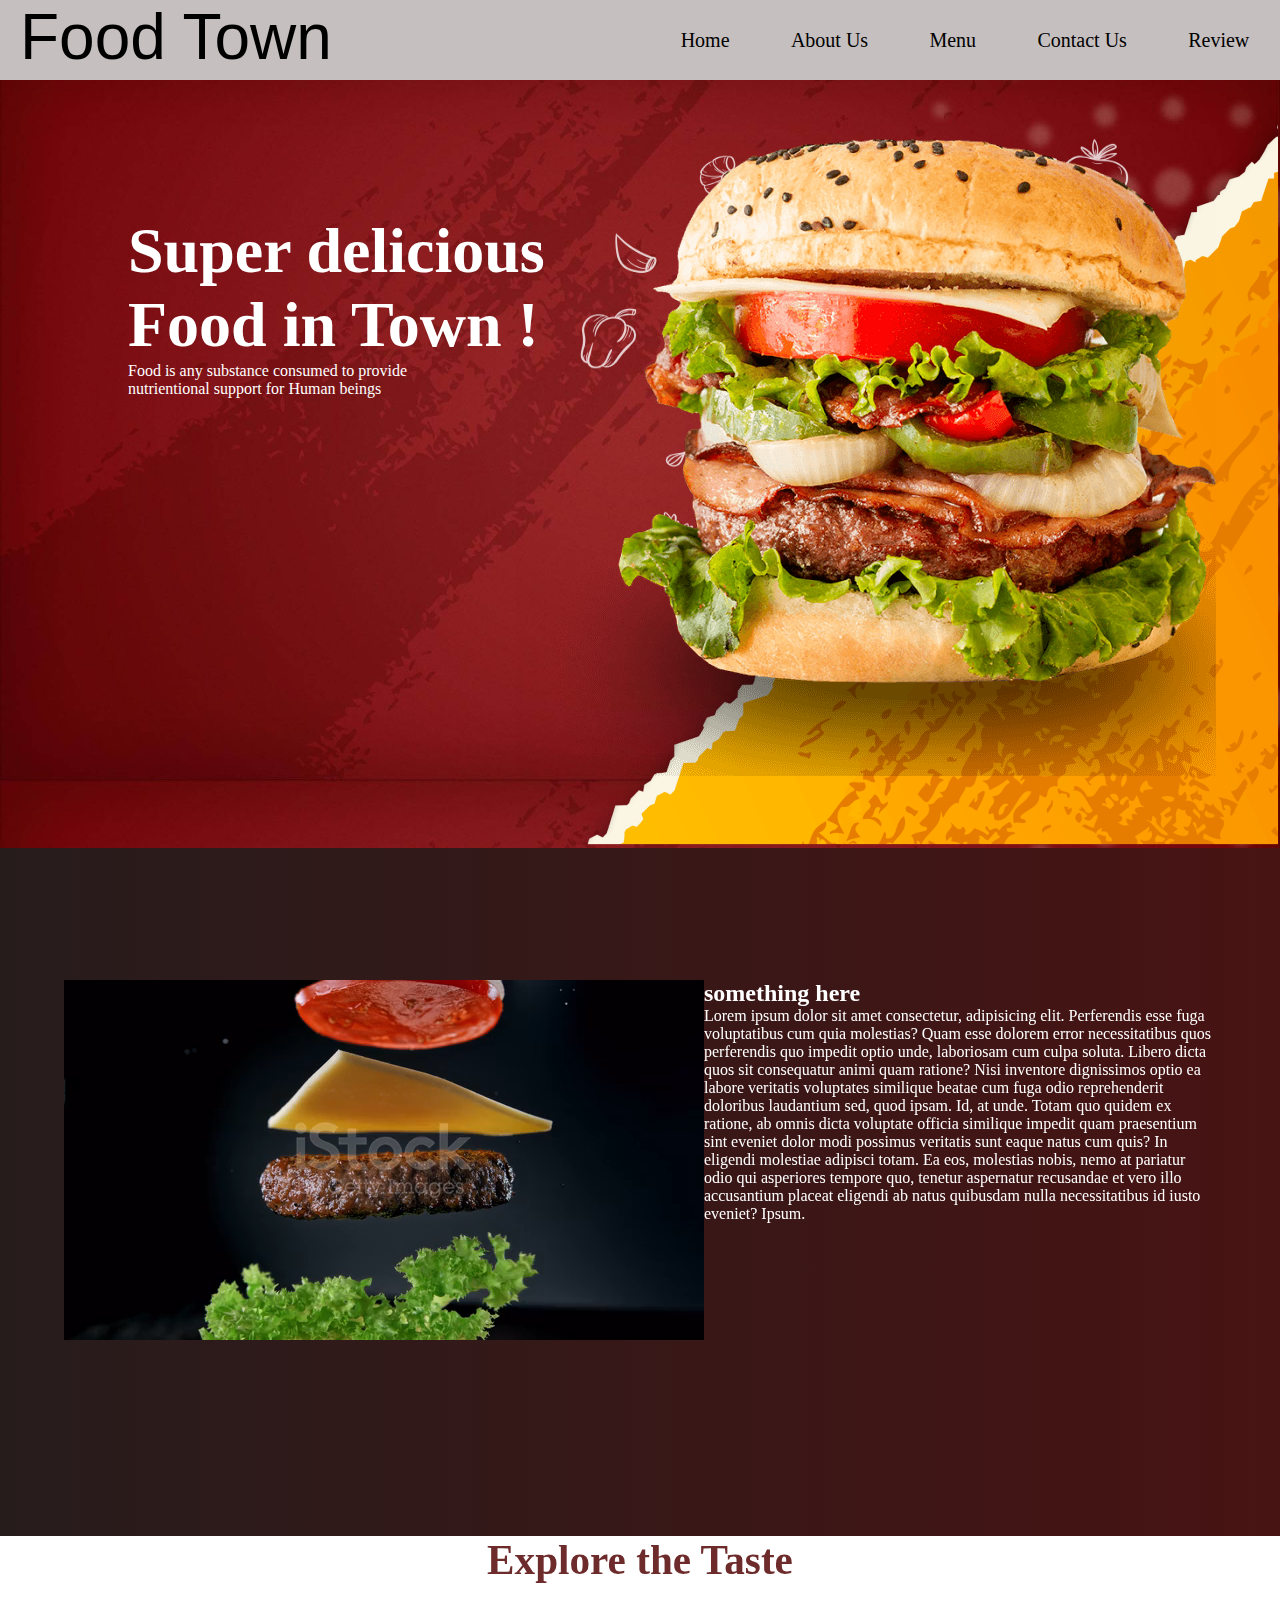
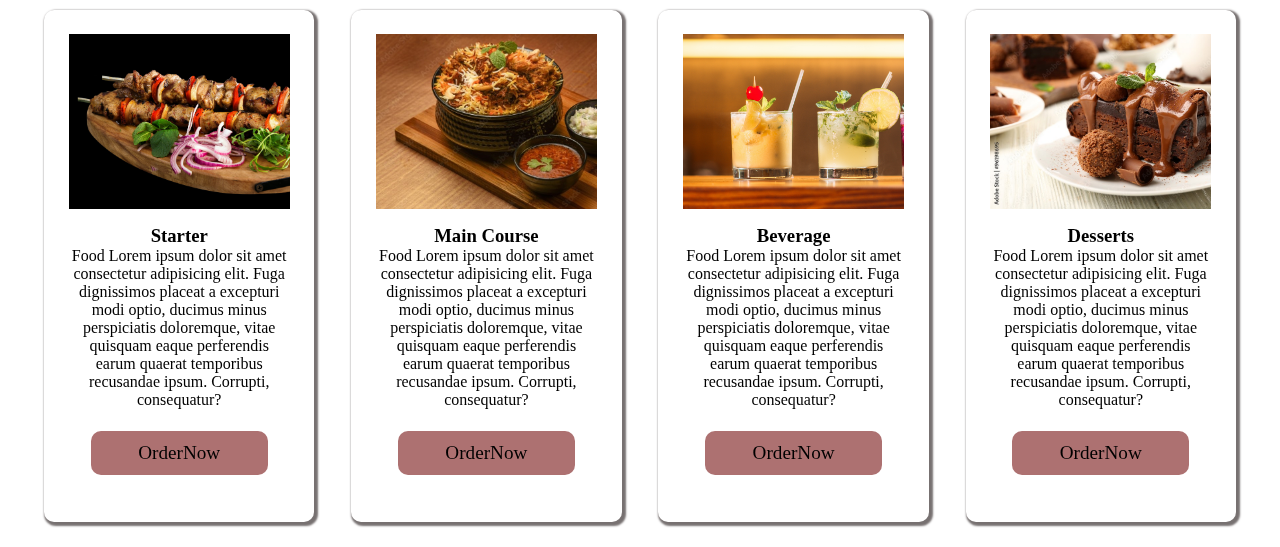
<file: index.html>
<!DOCTYPE html>
<html lang="en">
<head>
    <meta charset="UTF-8">
    <meta name="viewport" content="width=device-width, initial-scale=1.0">
    <title>Food restuarant</title>
    <link rel="stylesheet" href="style.css">
    <!-- <link rel="stylesheet" href="https://cdnjs.cloudflare.com/ajax/libs/font-awesome/6.4.2/css/fontawesome.min.css" integrity="sha512-siarrzI1u3pCqFG2LEzi87McrBmq6Tp7juVsdmGY1Dr8Saw+ZBAzDzrGwX3vgxX1NkioYNCFOVC0GpDPss10zQ==" crossorigin="anonymous" referrerpolicy="no-referrer" /> -->
    <!-- <link rel="stylesheet" href="https://cdnjs.cloudflare.com/ajax/libs/font-awesome/4.7.0/css/font-awesome.css" integrity="sha512-5A8nwdMOWrSz20fDsjczgUidUBR8liPYU+WymTZP1lmY9G6Oc7HlZv156XqnsgNUzTyMefFTcsFH/tnJE/+xBg==" crossorigin="anonymous" referrerpolicy="no-referrer" /> -->
</head>
<body>
    <div class="nav">
        <div class="title">Food Town</div>
        <div class="sub-title">
            <a href="#home" class="navbar">Home</a>
            <a href="#about" class="navbar">About Us</a>
            <a href="#menu" class="navbar">Menu</a>
            <a href="" class="navbar">Contact Us</a>
            <a href="" class="navbar">Review</a>

        </div>
    </div>

    <div class="figure" id="home">
        <img src="asssets/hero-banner-bg.png" alt="" width="820" height="600" aria-hidden="true" class="bg-image">
       <img src="asssets/hero-banner.png" alt="" class="burger">
       <img src="asssets/hero-bg-shape.png" alt="" class="rut">
       <div class="home">
            <div class="heading">
                <div class="sub-headings" id="subheading1"><h1>Super delicious <br> Food in Town !</h1></div>
                <div class="sub-headings" id="subheading2">Food is any substance consumed to provide <br>nutrientional support for Human beings</div>
            </div>
    </div>
    </div>
    <div class="about" id="about">
        <div class="vedio">
            <video src="vedio.mp4"  autoplay loop muted></video>
        </div>
        <div class="about-detail">
            <div class="about-heading">
                <h2>something here</h2>
            </div>
            <p>Lorem ipsum dolor sit amet consectetur, adipisicing elit. Perferendis esse fuga voluptatibus cum quia molestias? Quam esse dolorem error necessitatibus quos perferendis quo impedit optio unde, laboriosam cum culpa soluta.
                Libero dicta quos sit consequatur animi quam ratione? Nisi inventore dignissimos optio ea labore veritatis voluptates similique beatae cum fuga odio reprehenderit doloribus laudantium sed, quod ipsam. Id, at unde.
                Totam quo quidem ex ratione, ab omnis dicta voluptate officia similique impedit quam praesentium sint eveniet dolor modi possimus veritatis sunt eaque natus cum quis? In eligendi molestiae adipisci totam.
                Ea eos, molestias nobis, nemo at pariatur odio qui asperiores tempore quo, tenetur aspernatur recusandae et vero illo accusantium placeat eligendi ab natus quibusdam nulla necessitatibus id iusto eveniet? Ipsum.</p>
    </div>
    </div>
    <div class="menu" id="menu">
        <div class="menu-title">
            <h3>Explore the Taste</h3>
        </div>
        <div class="menu-container">
            <div class="menubox">
                <div class="food-image" id="food-image1">
                   
                </div>
                <div class="food-details">
                    <h3>Starter</h3>
                    Food Lorem ipsum dolor sit amet consectetur adipisicing elit. Fuga dignissimos placeat a excepturi modi optio, ducimus minus perspiciatis doloremque, vitae quisquam eaque perferendis earum quaerat temporibus recusandae ipsum. Corrupti, consequatur?
                </div>
                <div class="btn" id="btn">
                    OrderNow
                </div>
            </div>
            <div class="menubox">
                <div class="food-image" id="food-image2">
                   
                </div>
                <div class="food-details">
                    <h3>Main Course</h3>
                    Food Lorem ipsum dolor sit amet consectetur adipisicing elit. Fuga dignissimos placeat a excepturi modi optio, ducimus minus perspiciatis doloremque, vitae quisquam eaque perferendis earum quaerat temporibus recusandae ipsum. Corrupti, consequatur?
                </div>
                <div class="btn" id="btn">
                    OrderNow
                </div>
            </div> <div class="menubox">
                <div class="food-image" id="food-image3">
                   
                </div>
                <div class="food-details">
                    <h3>Beverage</h3>
                    Food Lorem ipsum dolor sit amet consectetur adipisicing elit. Fuga dignissimos placeat a excepturi modi optio, ducimus minus perspiciatis doloremque, vitae quisquam eaque perferendis earum quaerat temporibus recusandae ipsum. Corrupti, consequatur?
                </div>
                <div class="btn" id="btn">
                    OrderNow
                </div>
            </div> <div class="menubox">
                <div class="food-image" id="food-image4">
                   
                </div>
                <div class="food-details">
                    <h3>Desserts</h3>
                    Food Lorem ipsum dolor sit amet consectetur adipisicing elit. Fuga dignissimos placeat a excepturi modi optio, ducimus minus perspiciatis doloremque, vitae quisquam eaque perferendis earum quaerat temporibus recusandae ipsum. Corrupti, consequatur?
                </div>
                <div class="btn" id="btn">
                    OrderNow
                </div>
            </div>

        </div>
    </div>

    <div class="review">
        

    </div>
    <script src="script.js"></script>
    <!-- <script src="https://cdnjs.cloudflare.com/ajax/libs/font-awesome/6.4.2/js/all.min.js" integrity="sha512-uKQ39gEGiyUJl4AI6L+ekBdGKpGw4xJ55+xyJG7YFlJokPNYegn9KwQ3P8A7aFQAUtUsAQHep+d/lrGqrbPIDQ==" crossorigin="anonymous" referrerpolicy="no-referrer"></script> -->
</body>
</html>
</file>
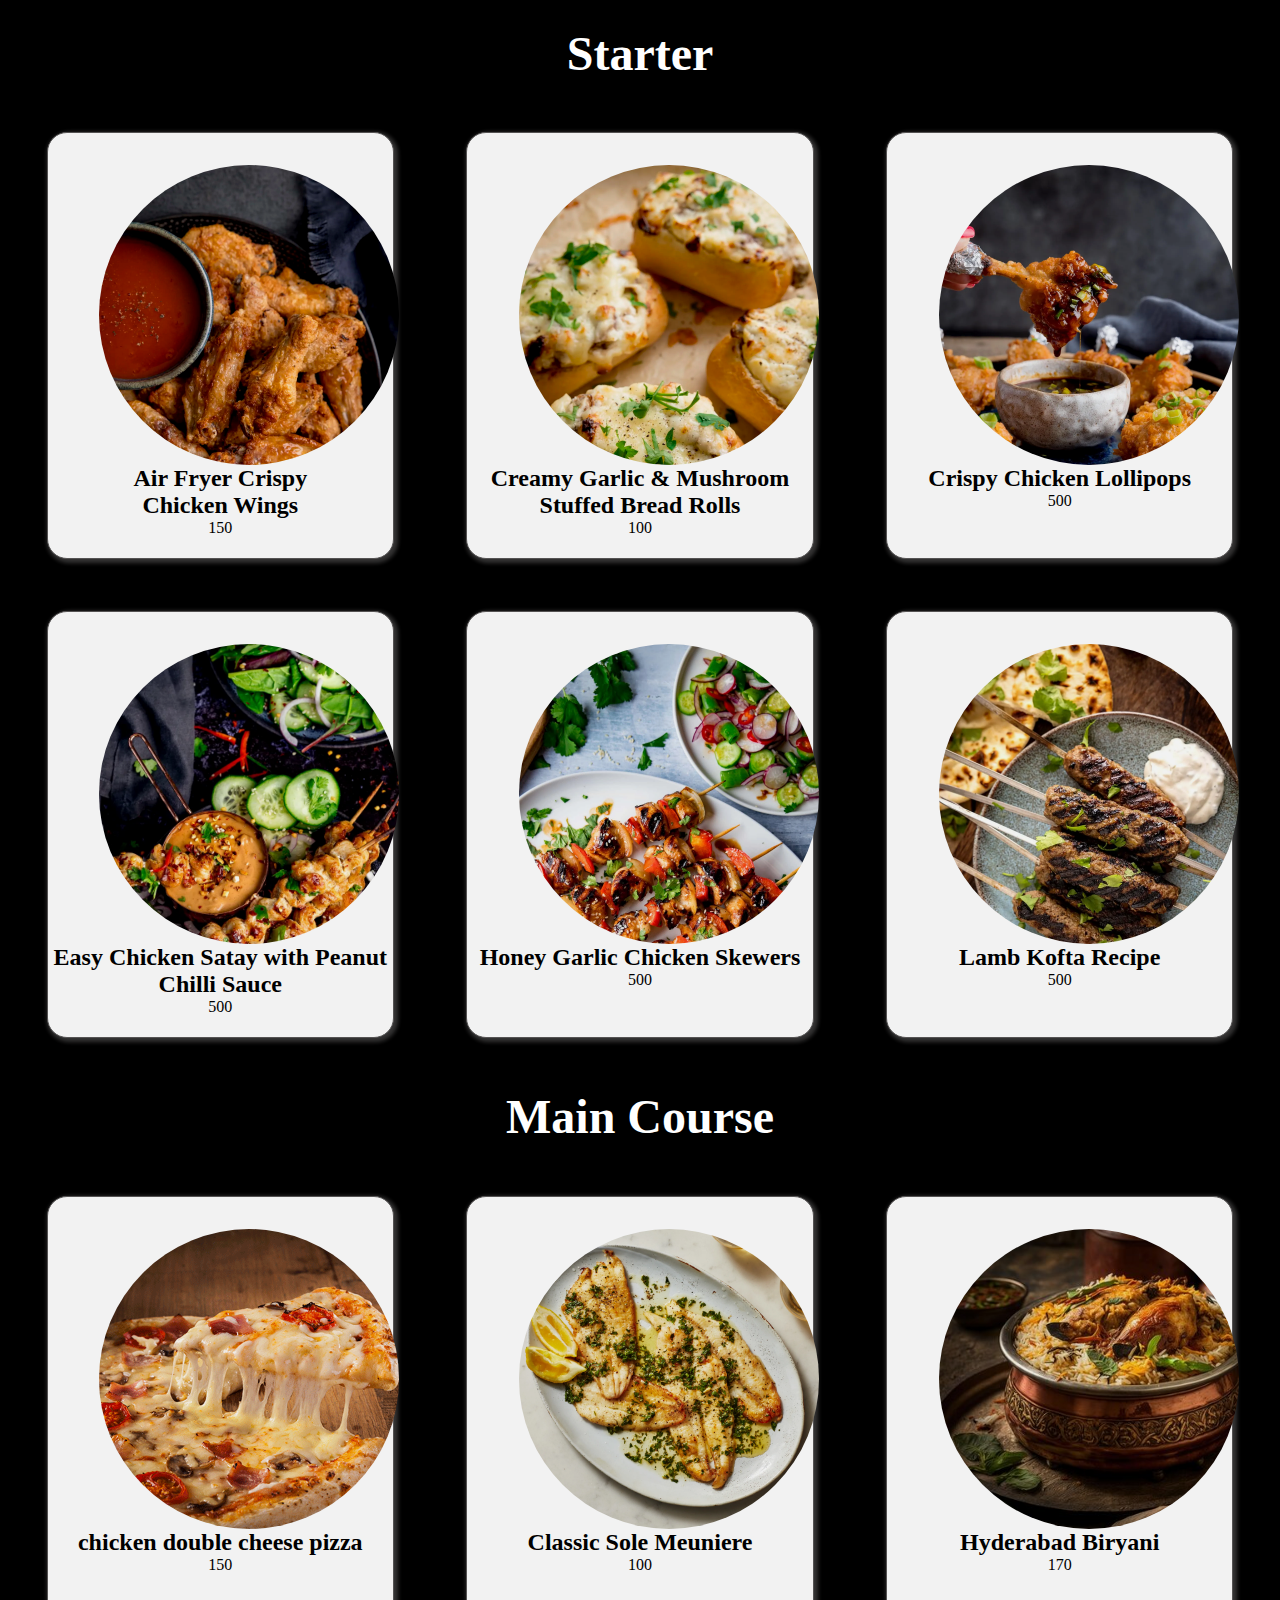
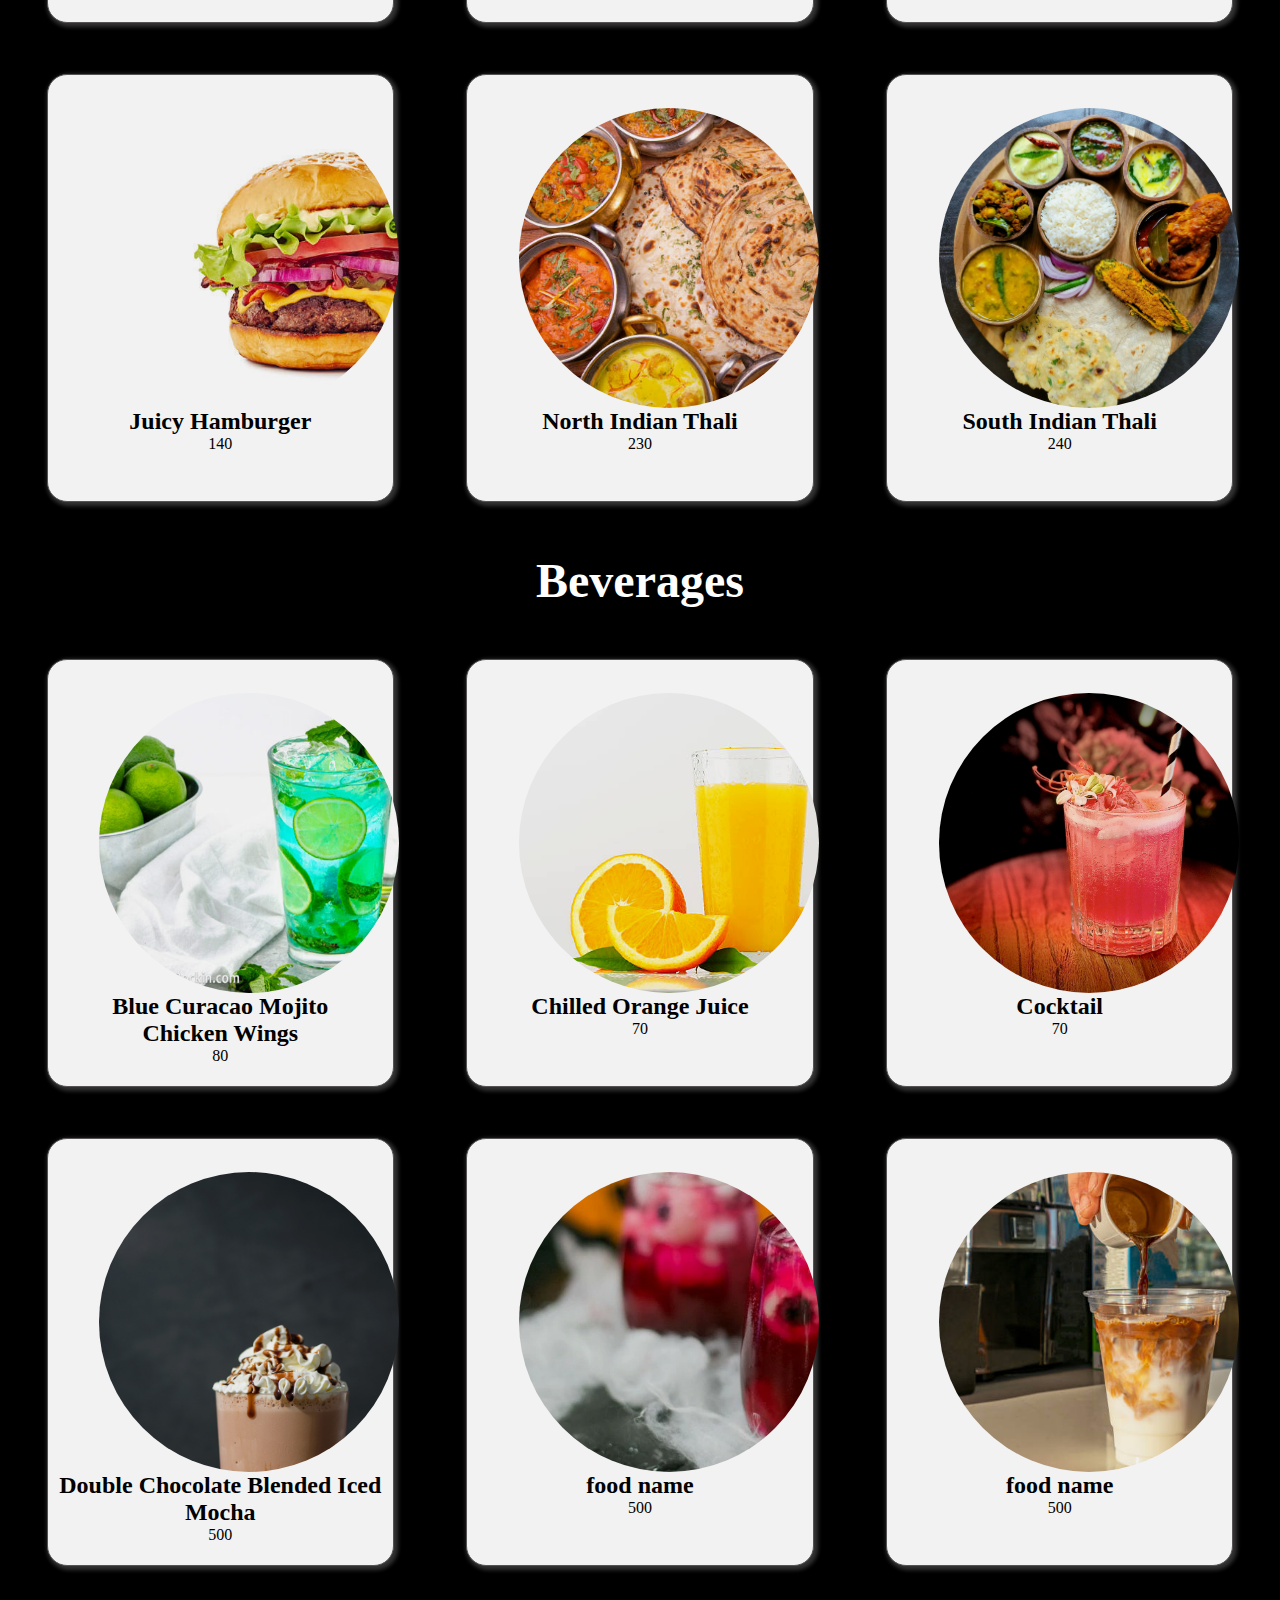
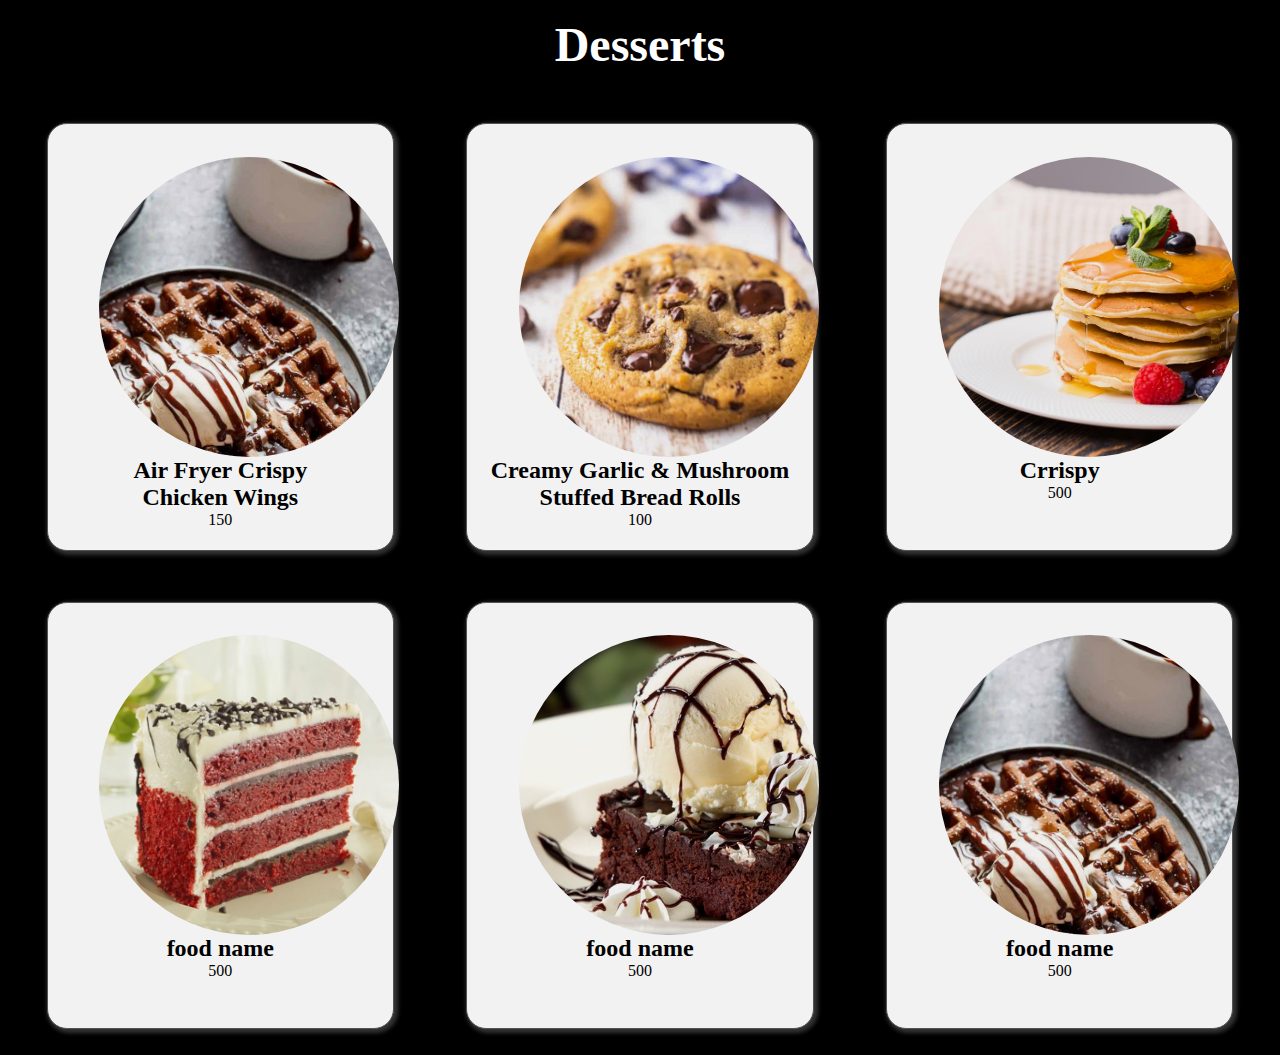
<file: html/menu.html>
<!DOCTYPE html>
<html lang="en">
<head>
    <meta charset="UTF-8">
    <meta name="viewport" content="width=device-width, initial-scale=1.0">
    <title>menu</title>
    <link rel="stylesheet" href="/css/menu.css">
</head>
<body>
    <div class="food" id="starters" onload="display('starters')">
        <div class="title">
            <h2>Starter</h2>
        </div>
        <div class="containers">
            <div class="box">
            <div class="image" id="starter1"></div>
            <div class="name"><h2>Air Fryer Crispy <br>
                Chicken Wings</h2></div>
            <div class="price">150</div>
        </div>
        <div class="box">
            <div class="image" id="starter2"></div>
            <div class="name"><h2>Creamy Garlic & Mushroom<br>Stuffed Bread Rolls </h2></div>
            <div class="price">100</div>
        </div>
        <div class="box">
            <div class="image" id="starter3"></div>
            <div class="name"><h2>Crispy Chicken Lollipops</h2></div>
            <div class="price">500</div>
        </div>
    </div>
       <div class="containers">
        <div class="box">
            <div class="image" id="starter4"></div>
            <div class="name"><h2>Easy Chicken Satay with Peanut Chilli Sauce</h2></div>
            <div class="price">500</div>
        </div>
        <div class="box">
            <div class="image" id="starter5"></div>
            <div class="name"><h2>Honey Garlic Chicken Skewers</h2></div>
            <div class="price">500</div>
        </div>
        <div class="box">
            <div class="image" id="starter6"></div>
            <div class="name"><h2>Lamb Kofta Recipe</h2></div>
            <div class="price">500</div>
        </div>
       </div>
    </div>
    <div class="food" id="mainc" onload="display('starters')">
        <div class="title">
            <h2>Main Course</h2>
        </div>
        <div class="containers">
            <div class="box">
            <div class="image" id="mainc1"></div>
            <div class="name"><h2>chicken double cheese pizza
                </h2></div>
            <div class="price">150</div>
        </div>
        <div class="box">
            <div class="image" id="mainc2"></div>
            <div class="name"><h2>Classic Sole Meuniere </h2></div>
            <div class="price">100</div>
        </div>
        <div class="box">
            <div class="image" id="mainc3"></div>
            <div class="name"><h2>Hyderabad Biryani</h2></div>
            <div class="price">170</div>
        </div>
    </div>
       <div class="containers">
        <div class="box">
            <div class="image" id="mainc4"></div>
            <div class="name"><h2>Juicy Hamburger</h2></div>
            <div class="price">140</div>
        </div>
        <div class="box">
            <div class="image" id="mainc5"></div>
            <div class="name"><h2>North Indian Thali</h2></div>
            <div class="price">230</div>
        </div>
        <div class="box">
            <div class="image" id="mainc6"></div>
            <div class="name"><h2>South Indian Thali</h2></div>
            <div class="price">240</div>
        </div>
       </div>
    </div>
    <div class="food" id="bevrages" onload="display('starters')">
        <div class="title">
            <h2>Beverages</h2>
        </div>
        <div class="containers">
            <div class="box">
            <div class="image" id="bevrages1"></div>
            <div class="name"><h2>Blue Curacao Mojito <br>
                Chicken Wings</h2></div>
            <div class="price">80</div>
        </div>
        <div class="box">
            <div class="image" id="bevrages2"></div>
            <div class="name"><h2>Chilled Orange Juice</h2></div>
            <div class="price">70</div>
        </div>
        <div class="box">
            <div class="image" id="bevrages3"></div>
            <div class="name"><h2>Cocktail </h2></div>
            <div class="price">70</div>
        </div>
    </div>
       <div class="containers">
        <div class="box">
            <div class="image" id="bevrages4"></div>
            <div class="name"><h2>Double Chocolate Blended Iced Mocha</h2></div>
            <div class="price">500</div>
        </div>
        <div class="box">
            <div class="image" id="bevrages5"></div>
            <div class="name"><h2>food name</h2></div>
            <div class="price">500</div>
        </div>
        <div class="box">
            <div class="image" id="bevrages6"></div>
            <div class="name"><h2>food name</h2></div>
            <div class="price">500</div>
        </div>
       </div>
    </div>
    <div class="food" id="desserts" onload="display('starters')">
        <div class="title">
            <h2>Desserts</h2>
        </div>
        <div class="containers">
            <div class="box">
            <div class="image" id="desserts1"></div>
            <div class="name"><h2>Air Fryer Crispy <br>
                Chicken Wings</h2></div>
            <div class="price">150</div>
        </div>
        <div class="box">
            <div class="image" id="desserts2"></div>
            <div class="name"><h2>Creamy Garlic & Mushroom<br>Stuffed Bread Rolls </h2></div>
            <div class="price">100</div>
        </div>
        <div class="box">
            <div class="image" id="desserts3"></div>
            <div class="name"><h2>Crrispy</h2></div>
            <div class="price">500</div>
        </div>
    </div>
       <div class="containers">
        <div class="box">
            <div class="image" id="desserts4"></div>
            <div class="name"><h2>food name</h2></div>
            <div class="price">500</div>
        </div>
        <div class="box">
            <div class="image" id="desserts5"></div>
            <div class="name"><h2>food name</h2></div>
            <div class="price">500</div>
        </div>
        <div class="box">
            <div class="image" id="desserts6"></div>
            <div class="name"><h2>food name</h2></div>
            <div class="price">500</div>
        </div>
       </div>
    </div>
    <script>
        addEventListener(onload,()=>
    {
            console.log("worked");
            let starter=document.getElementById(starters);
            starter.style.display='none';
            console.log("display none")
        })
        </script>
</body>
</html>
</file>
<file: style.css>
*{
    margin:0;
    font-family:cursive;

}
/* nav-bar */
body{
    width: 100%;
    
}
.nav{
    display: flex;
    height: 80px;
    /* background-image: url(/asssets/hero-bg.jpg); */
    background-color: rgb(197, 191, 191);
    font-size: 20px;
    z-index: 999;
    width:100%;
    position: fixed;
}

.title{
    width:50%;
    font-size: 4rem;
    align-items: center;
    color:rgb(0, 0, 0);
    margin-left: 20px;
    font-family:'Franklin Gothic Medium', 'Arial Narrow', Arial, sans-serif
}
.sub-title{
    width: 50%;
    display: flex;
    justify-content: space-around;
    align-items: center;
}
.sub-title a{
    text-decoration: none;
    color: rgb(0, 0, 0);
    padding: 10px;
}
.sub-title a:hover{
    background-color: rgb(110, 43, 43);
    padding: 10px;
    border-radius: 10px;
}
/* home-section */

.heading{
    color: white;
    position: relative;
    z-index: 99;
    left: 10%;
    bottom: 450px;
}
.figure{
    background-image: url(./asssets/hero-bg.jpg);
    background-size: contain;
    position: relative;
    top: 60px;
}
.bg-image{
    /* z-index: -1; */
    position: relative;
    left: 40%;
}
.burger{
    position:absolute;
    z-index: 99;
    top: 10%;
    right: 5%
}
.rut{
    position:absolute;
    bottom:3px;
    right: 2px;
}
#subheading1{
    font-size: 2rem;
}
/* about section */
.about{
    background:linear-gradient(to right, rgb(39, 28, 28),rgb(72, 19, 19));
    width: 100%;
    height: 100%;
    display: flex;
    justify-content:space-around;
    padding:15% 0 15% 0;
}
.vedio{
    width: 40%;
    
}
.about-detail{
    color: white;
    width: 40%;
}

/* menu section */
.menu{
    /* padding: 10% 0 10% 0; */
    width: 100%;
    /* height: 200px; */
    /* background-color: wheat; */
}
.menu-title{
    font-size: 2.2rem;
    /* margin: 4%; */
    text-align: center;
    color:rgb(110, 43, 43);
}
.menu-container{
    padding: 2%;
    display: flex;
    /* justify-content: space-evenly; */
}
.menubox{
    width:23%;
    /* height: 300px; */
    margin: 0 1.5% 0 1.5%;
    padding: 2%;
    /* background-color: grey; */
    text-align: center;
    /* border: 1px solid black; */
    box-shadow: 2px 2px 2px 2px rgb(119, 113, 113);
    border-radius: 10px;
}
.menubox:hover{
    transform: scale(1.02);
}
.food-image{
    /* background-image: url(home.jpg); */
    width: 100%;
    height:175px;
    background-size: cover;
    background-repeat: no-repeat;
}
/* .food-image:hover{
    transform: scale(1.1);
} */
#food-image1{
    background-image: url(/asssets/stat.jpg);
}
#food-image2{
    background-image: url(/asssets/mainc.jpg);
}
#food-image3{
    background-image: url(/asssets/bevrage.jpg);
}
#food-image4{
    background-image: url(asssets/dessert.jpg);
}
.food-details{
    margin-top: 7%;
}

.menu-container .btn{
    background-color: rgb(173, 113, 113);
    text-align: center;
    font-size: 1.2rem;
    border-radius: 10px;
    margin-top: 2%;
    /* display: none; */
    /* width: 50%; */
    /* text-align: center; */
    align-items: center;
    margin: 10%;
    padding: 5%;
}
.menu-container .btn:hover{
    background-color: rgb(110, 43, 43);
}
/* 
.menbox:hover{
    animation:showcolor linear infinite;
}

@keyframes showcolor{
    0%{
        background-position: 0% 0%;
    }
    100%{
        background-position: 100% 100%;
    }
} */
</file>
<file: css/menu.css>
*{
    margin:0
}
.food{
    background-color:black;
    width: 100%;
    /* height: 300px; */
    /* display: flex; */
}
.title{
    font-size: 2rem;
    text-align: center;
    color:white;
    padding: 2%;
    font-family: cursive;
}
.containers{
    display: flex;
    justify-content: space-evenly;
    
}
.box{
    width:27%;
    height: 400px;
    background-color:white;
    /* justify-content: space-evenly; */
    /* align-items: center; */
    text-align: center;
    margin: 2%;
    border:0.7px solid rgb(90, 88, 88);
    border-radius: 20px;;
    box-shadow: 2px 2px 4px 2px rgba(78, 76, 76, 0.719);
    padding-top: 2%;
    opacity: 0.95;
}
.box:hover{
    opacity:2;
}
.image{
    width: 300px;
    height:300px;
    margin:2% 0 0 15%;
    background-color: grey;
    border-radius:50%;
    /* text-align: center; */
    /* background-image: url(home.jpg); */
    background-size: cover;
    background-repeat: no-repeat;
}
#starter1{
    background-image: url(/asssets/starters/Air\ Fryer\ Crispy\ Chicken\ Wings.webp);
}
#starter2{
    background-image: url(/asssets/starters/Creamy\ Garlic\ &\ Mushroom\ Stuffed\ Bread\ Rolls.webp);
}
#starter3{
    background-image: url(/asssets/starters/Crispy\ Chicken\ Lollipops.webp);
}
#starter4{
    background-image: url(/asssets/starters/Easy\ Chicken\ Satay\ with\ Peanut\ Chilli\ Sauce.webp);
}
#starter5{
    background-image: url(/asssets/starters/Honey\ Garlic\ Chicken\ Skewers.webp);
}
#starter6{
    background-image: url(/asssets/starters/Lamb\ Kofta\ Recipe.webp);
}
/* main */
#mainc1{
    background-image: url(/asssets/mainc/chicken\ double\ cheese\ pizza.cms );
}
#mainc2{
    background-image: url(/asssets/mainc/Classic\ Sole\ Meunière.webp);
}
#mainc3{
    background-image: url(/asssets/mainc/hyderbad\ biryani.jpg);
}
#mainc4{
    background-image: url(/asssets/mainc/Juicy\ Hamburger.jpg);
}
#mainc5{
    background-image: url(/asssets/mainc/north\ indian\ thali.jpg);
}
#mainc6{
    background-image: url(/asssets/mainc/south\ indian\ thali.jpeg);
}
/* bevrages */
#bevrages1{
    background-image: url(/asssets/bevrages/blue\ curacao\ mojito.jpg );
}
#bevrages2{
    background-image: url(/asssets/bevrages/chilled\ orange\ juice.jpg);
}
#bevrages3{
    background-image: url(/asssets/bevrages/cocktail\ drink.jpg);
}
#bevrages4{
    background-image: url(/asssets/bevrages/double\ chocolate\ blended\ iced\ mocha.jpg);
}
#bevrages5{
    background-image: url(/asssets/bevrages/Halloween\ mocktail.webp);
    
}
#bevrages6{
    background-image: url(/asssets/bevrages/iced\ coffee.jpg);
}
/* desserts */
#desserts1{
    background-image: url(/asssets/desserts/choco\ waffles.jpg );
}
#desserts2{
    background-image: url(/asssets/desserts/chocochip\ cookies.jpg);
}
#desserts3{
    background-image: url(/asssets/desserts/pancake.jpg);
}
#desserts4{
    background-image: url(/asssets/desserts/red\ velvet\ cake.webp);
}
#desserts5{
    background-image: url(/asssets/desserts/sizzling\ brownie\ ice\ cream.jpg);
}
#desserts6{
    background-image: url(/asssets/desserts/choco\ waffles.jpg );
}
</file>
